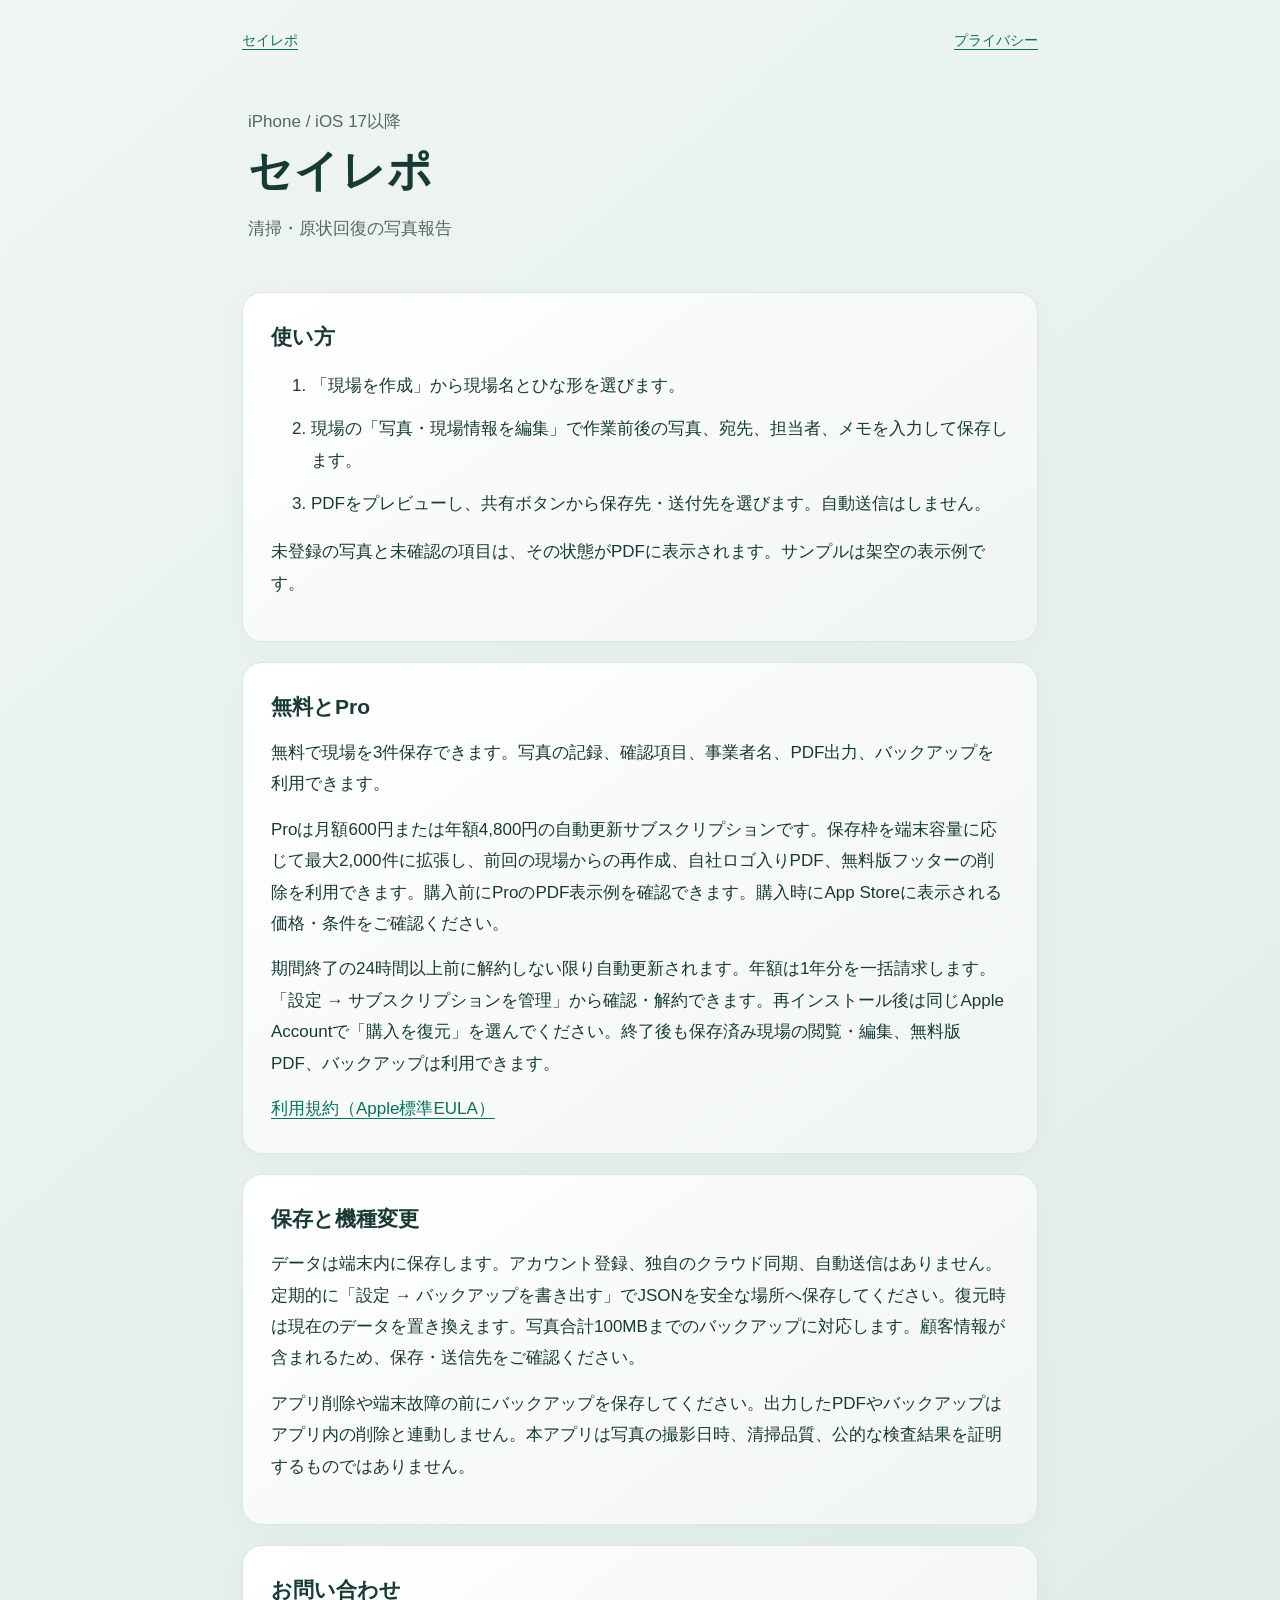
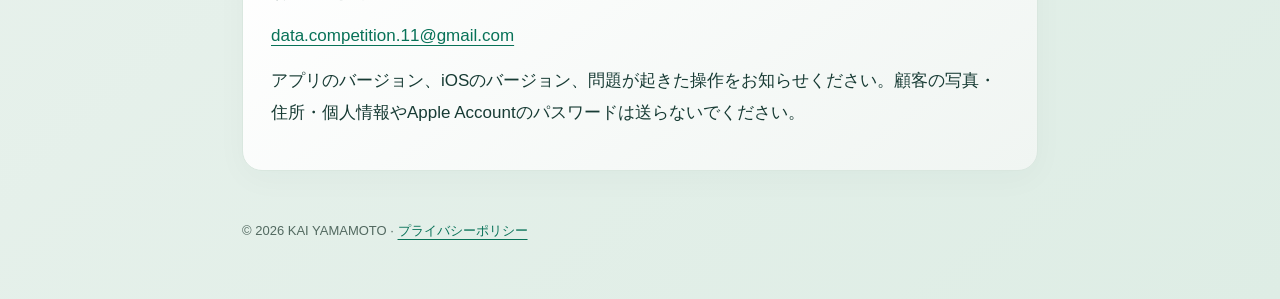
<file: index.html>
<!doctype html><html lang="ja"><meta charset="utf-8"><meta name="viewport" content="width=device-width, initial-scale=1"><title>セイレポ｜サポート</title><link rel="stylesheet" href="style.css"><main><nav><a href="index.html">セイレポ</a><a href="privacy.html">プライバシー</a></nav><header><p>iPhone / iOS 17以降</p><h1>セイレポ</h1><p>清掃・原状回復の写真報告</p></header><section><h2>使い方</h2><ol><li>「現場を作成」から現場名とひな形を選びます。</li><li>現場の「写真・現場情報を編集」で作業前後の写真、宛先、担当者、メモを入力して保存します。</li><li>PDFをプレビューし、共有ボタンから保存先・送付先を選びます。自動送信はしません。</li></ol><p>未登録の写真と未確認の項目は、その状態がPDFに表示されます。サンプルは架空の表示例です。</p></section><section><h2>無料とPro</h2><p>無料で現場を3件保存できます。写真の記録、確認項目、事業者名、PDF出力、バックアップを利用できます。</p><p>Proは月額600円または年額4,800円の自動更新サブスクリプションです。保存枠を端末容量に応じて最大2,000件に拡張し、前回の現場からの再作成、自社ロゴ入りPDF、無料版フッターの削除を利用できます。購入前にProのPDF表示例を確認できます。購入時にApp Storeに表示される価格・条件をご確認ください。</p><p>期間終了の24時間以上前に解約しない限り自動更新されます。年額は1年分を一括請求します。「設定 → サブスクリプションを管理」から確認・解約できます。再インストール後は同じApple Accountで「購入を復元」を選んでください。終了後も保存済み現場の閲覧・編集、無料版PDF、バックアップは利用できます。</p><a href="https://www.apple.com/legal/internet-services/itunes/dev/stdeula/">利用規約（Apple標準EULA）</a></section><section><h2>保存と機種変更</h2><p>データは端末内に保存します。アカウント登録、独自のクラウド同期、自動送信はありません。定期的に「設定 → バックアップを書き出す」でJSONを安全な場所へ保存してください。復元時は現在のデータを置き換えます。写真合計100MBまでのバックアップに対応します。顧客情報が含まれるため、保存・送信先をご確認ください。</p><p>アプリ削除や端末故障の前にバックアップを保存してください。出力したPDFやバックアップはアプリ内の削除と連動しません。本アプリは写真の撮影日時、清掃品質、公的な検査結果を証明するものではありません。</p></section><section><h2>お問い合わせ</h2><p><a href="mailto:data.competition.11@gmail.com?subject=セイレポのお問い合わせ">data.competition.11@gmail.com</a></p><p>アプリのバージョン、iOSのバージョン、問題が起きた操作をお知らせください。顧客の写真・住所・個人情報やApple Accountのパスワードは送らないでください。</p></section><footer>© 2026 KAI YAMAMOTO · <a href="privacy.html">プライバシーポリシー</a></footer></main></html>
</file>
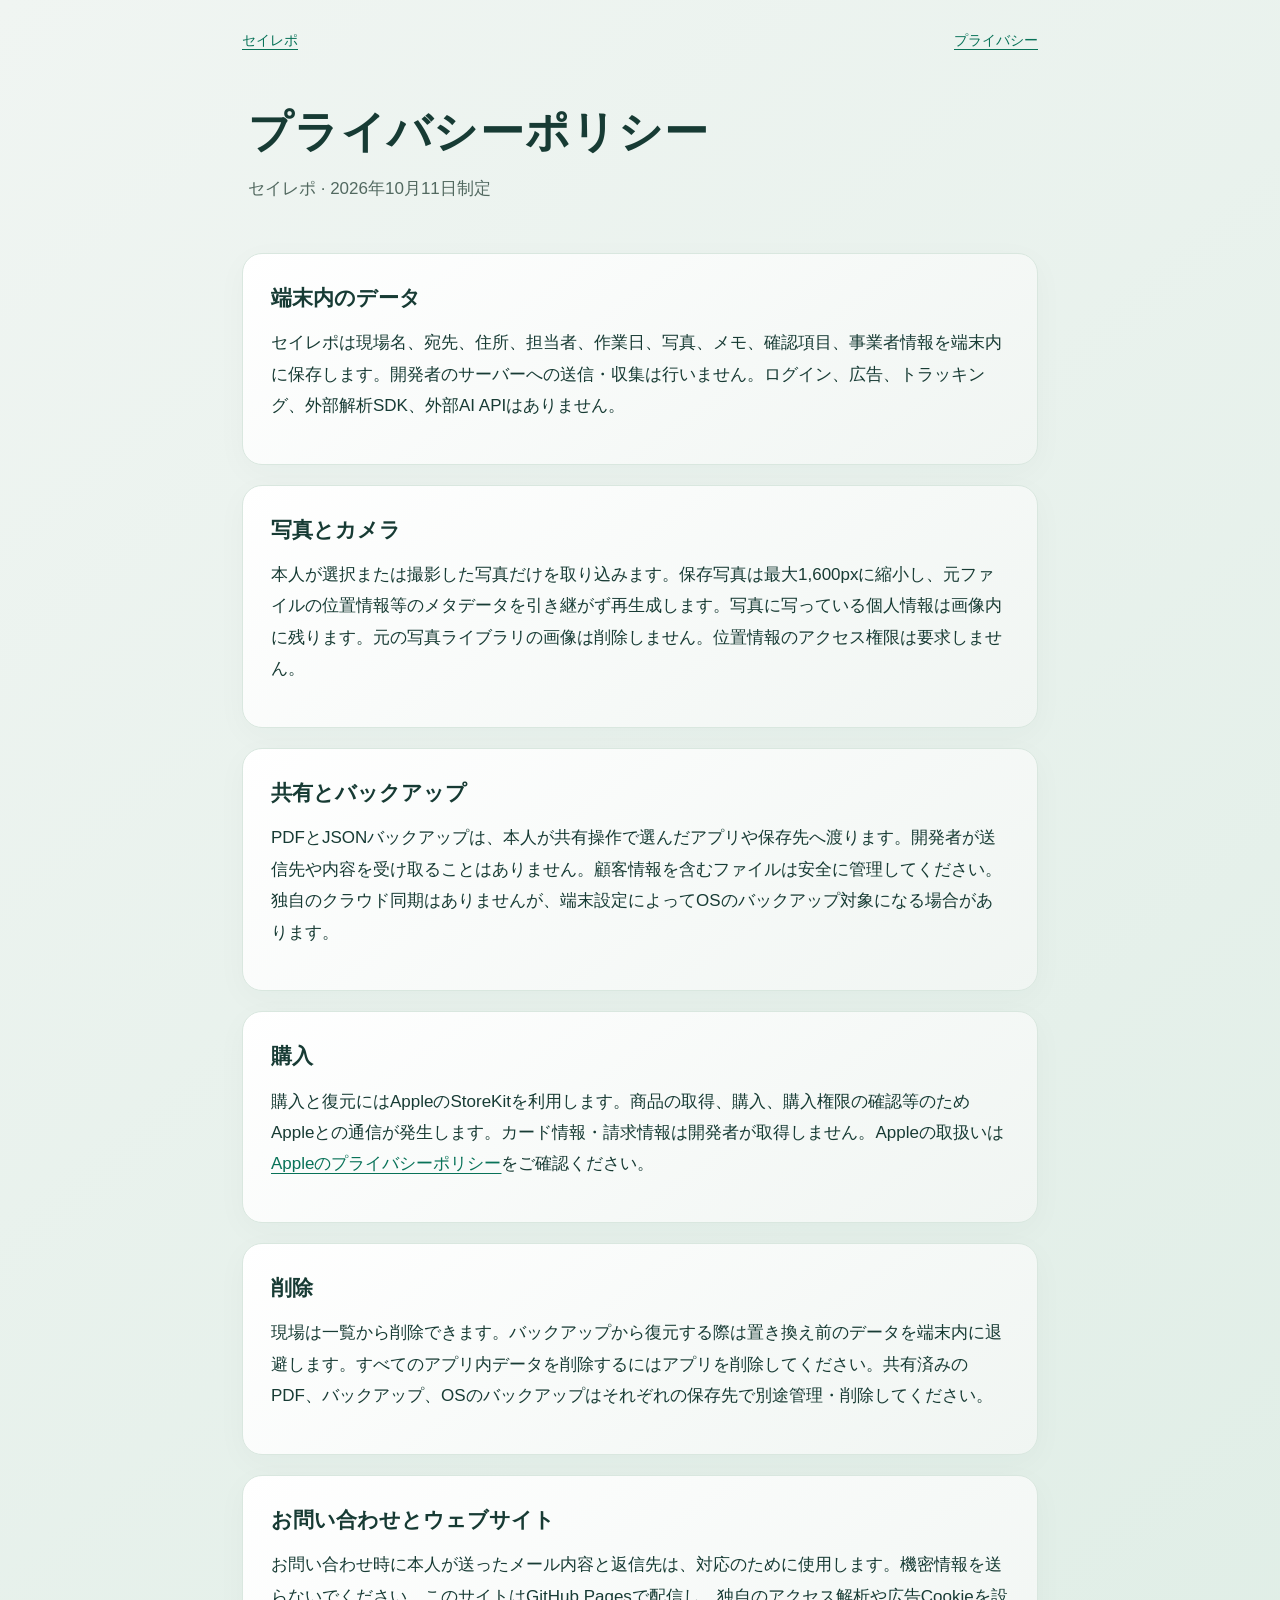
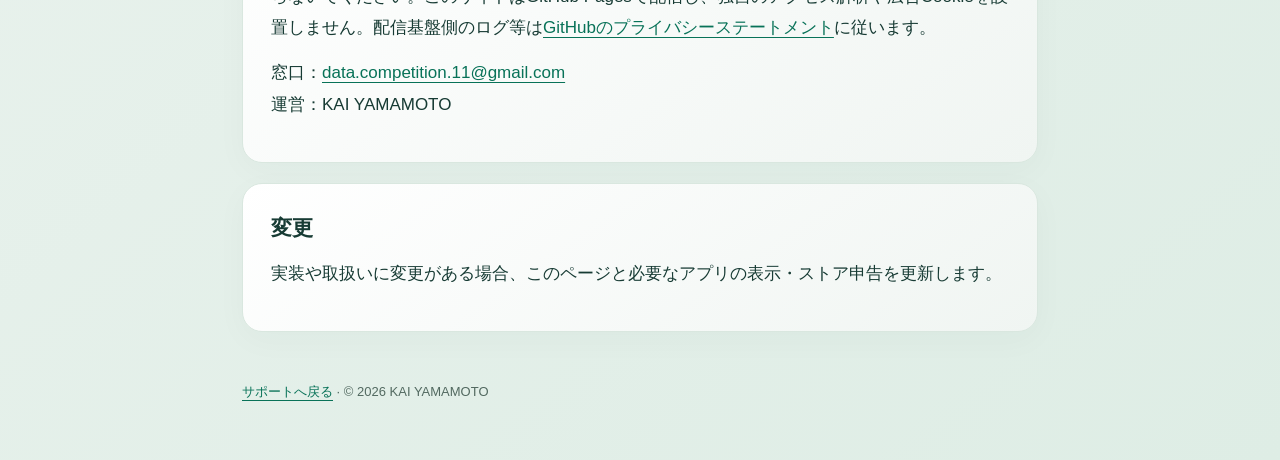
<file: privacy.html>
<!doctype html><html lang="ja"><meta charset="utf-8"><meta name="viewport" content="width=device-width, initial-scale=1"><title>セイレポ｜プライバシーポリシー</title><link rel="stylesheet" href="style.css"><main><nav><a href="index.html">セイレポ</a><a href="privacy.html">プライバシー</a></nav><header><h1>プライバシーポリシー</h1><p>セイレポ · 2026年10月11日制定</p></header><section><h2>端末内のデータ</h2><p>セイレポは現場名、宛先、住所、担当者、作業日、写真、メモ、確認項目、事業者情報を端末内に保存します。開発者のサーバーへの送信・収集は行いません。ログイン、広告、トラッキング、外部解析SDK、外部AI APIはありません。</p></section><section><h2>写真とカメラ</h2><p>本人が選択または撮影した写真だけを取り込みます。保存写真は最大1,600pxに縮小し、元ファイルの位置情報等のメタデータを引き継がず再生成します。写真に写っている個人情報は画像内に残ります。元の写真ライブラリの画像は削除しません。位置情報のアクセス権限は要求しません。</p></section><section><h2>共有とバックアップ</h2><p>PDFとJSONバックアップは、本人が共有操作で選んだアプリや保存先へ渡ります。開発者が送信先や内容を受け取ることはありません。顧客情報を含むファイルは安全に管理してください。独自のクラウド同期はありませんが、端末設定によってOSのバックアップ対象になる場合があります。</p></section><section><h2>購入</h2><p>購入と復元にはAppleのStoreKitを利用します。商品の取得、購入、購入権限の確認等のためAppleとの通信が発生します。カード情報・請求情報は開発者が取得しません。Appleの取扱いは<a href="https://www.apple.com/legal/privacy/">Appleのプライバシーポリシー</a>をご確認ください。</p></section><section><h2>削除</h2><p>現場は一覧から削除できます。バックアップから復元する際は置き換え前のデータを端末内に退避します。すべてのアプリ内データを削除するにはアプリを削除してください。共有済みのPDF、バックアップ、OSのバックアップはそれぞれの保存先で別途管理・削除してください。</p></section><section><h2>お問い合わせとウェブサイト</h2><p>お問い合わせ時に本人が送ったメール内容と返信先は、対応のために使用します。機密情報を送らないでください。このサイトはGitHub Pagesで配信し、独自のアクセス解析や広告Cookieを設置しません。配信基盤側のログ等は<a href="https://docs.github.com/site-policy/privacy-policies/github-privacy-statement">GitHubのプライバシーステートメント</a>に従います。</p><p>窓口：<a href="mailto:data.competition.11@gmail.com">data.competition.11@gmail.com</a><br>運営：KAI YAMAMOTO</p></section><section><h2>変更</h2><p>実装や取扱いに変更がある場合、このページと必要なアプリの表示・ストア申告を更新します。</p></section><footer><a href="index.html">サポートへ戻る</a> · © 2026 KAI YAMAMOTO</footer></main></html>
</file>
<file: style.css>
:root{color-scheme:light dark;--ink:#173b34;--muted:#526960;--card:#fff;--bg:#f0f5f2;--line:#d9e7df}*{box-sizing:border-box}body{margin:0;background:linear-gradient(140deg,var(--bg),#deede5);color:var(--ink);font:17px/1.85 -apple-system,BlinkMacSystemFont,"Hiragino Sans",sans-serif}main{max-width:840px;margin:auto;padding:28px 22px}nav{display:flex;justify-content:space-between;gap:20px;font-size:14px}a{color:#087258;text-underline-offset:4px}header{padding:48px 6px 24px}header p{color:var(--muted);margin:4px 0}h1{font-size:clamp(28px,7vw,44px);line-height:1.35;letter-spacing:.03em;margin:0 0 12px}h2{font-size:21px;line-height:1.5;margin:0 0 14px}section{padding:28px;border:1px solid var(--line);border-radius:20px;margin:20px 0;background:linear-gradient(145deg,var(--card),var(--bg));box-shadow:0 8px 32px #173b3408}p{margin:14px 0}li{margin:12px 0}footer{padding:28px 0;font-size:13px;color:var(--muted)}@media(prefers-color-scheme:dark){:root{--ink:#e4eee8;--muted:#b0c2b8;--card:#1b2c25;--bg:#111e18;--line:#34473d}body{background:linear-gradient(140deg,var(--bg),#19352a)}a{color:#86dcb5}}@media(max-width:450px){section{padding:22px}main{padding:20px 16px}}
</file>
